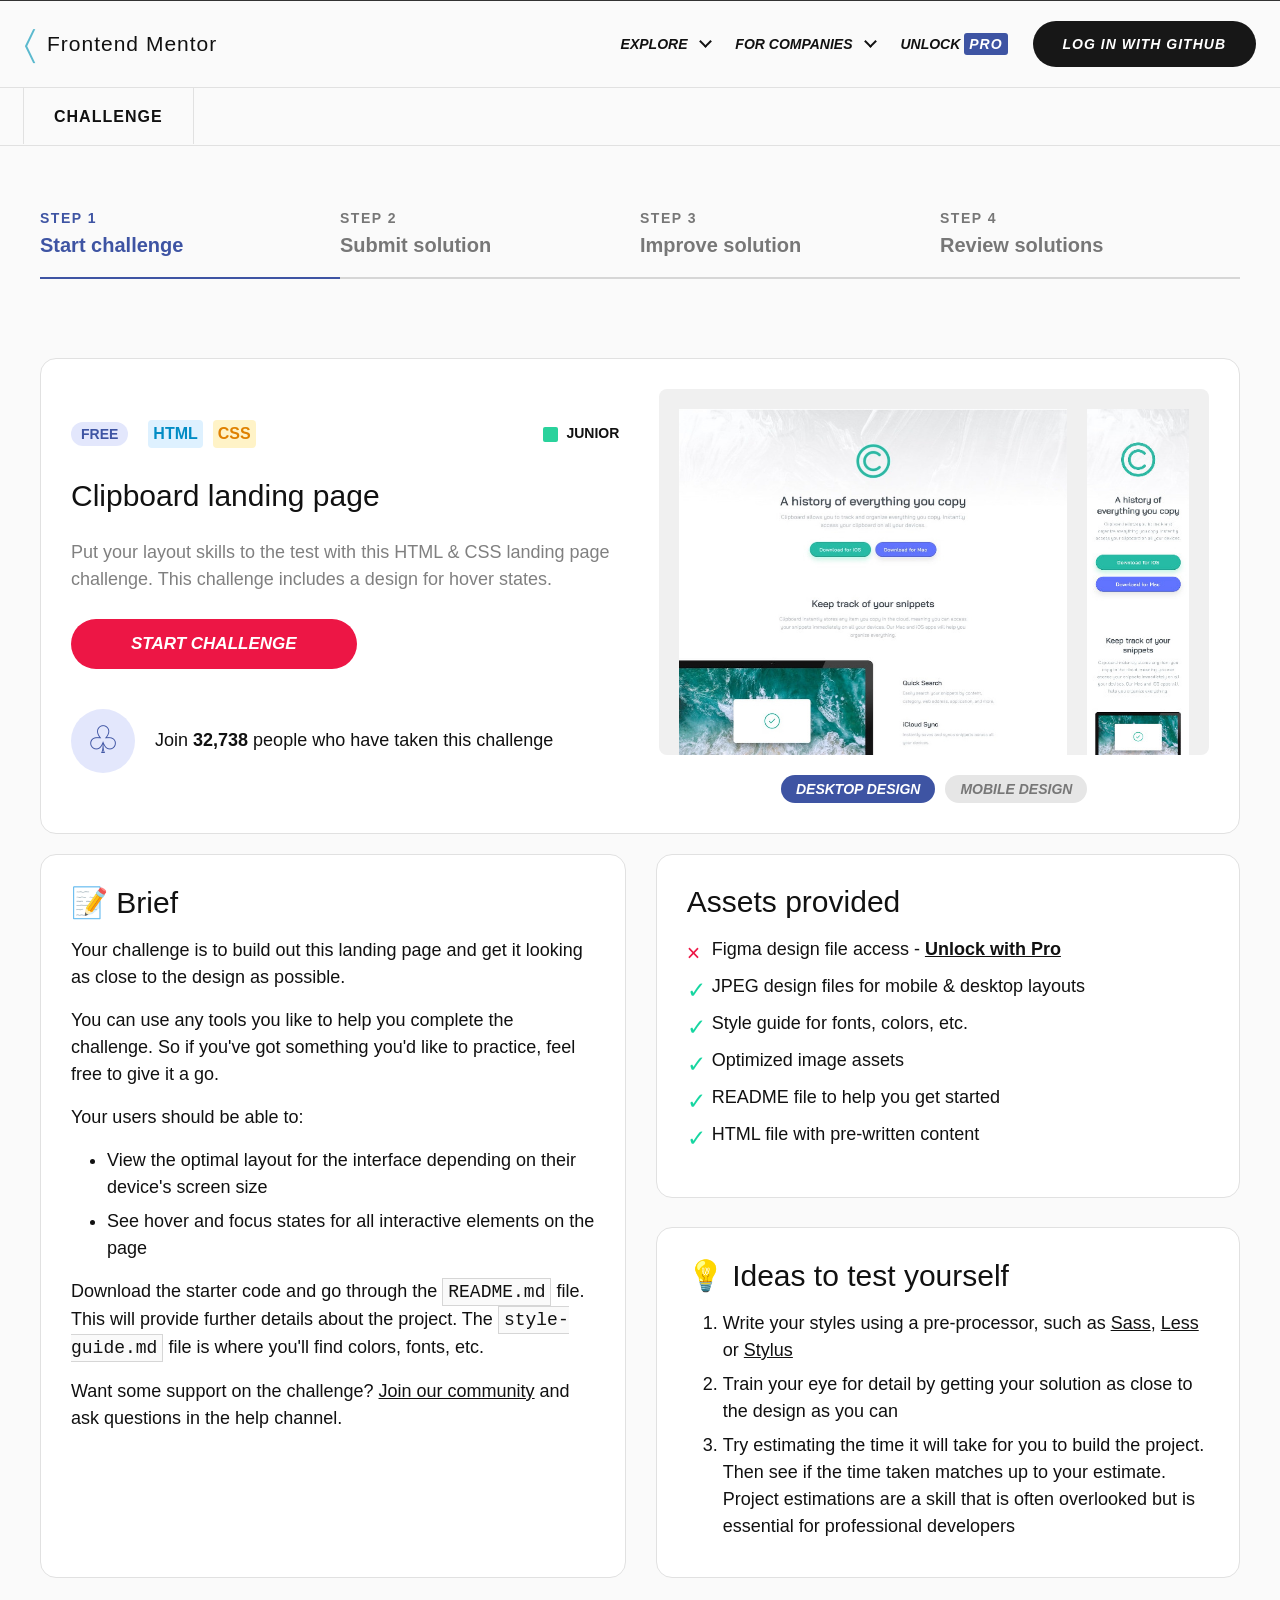
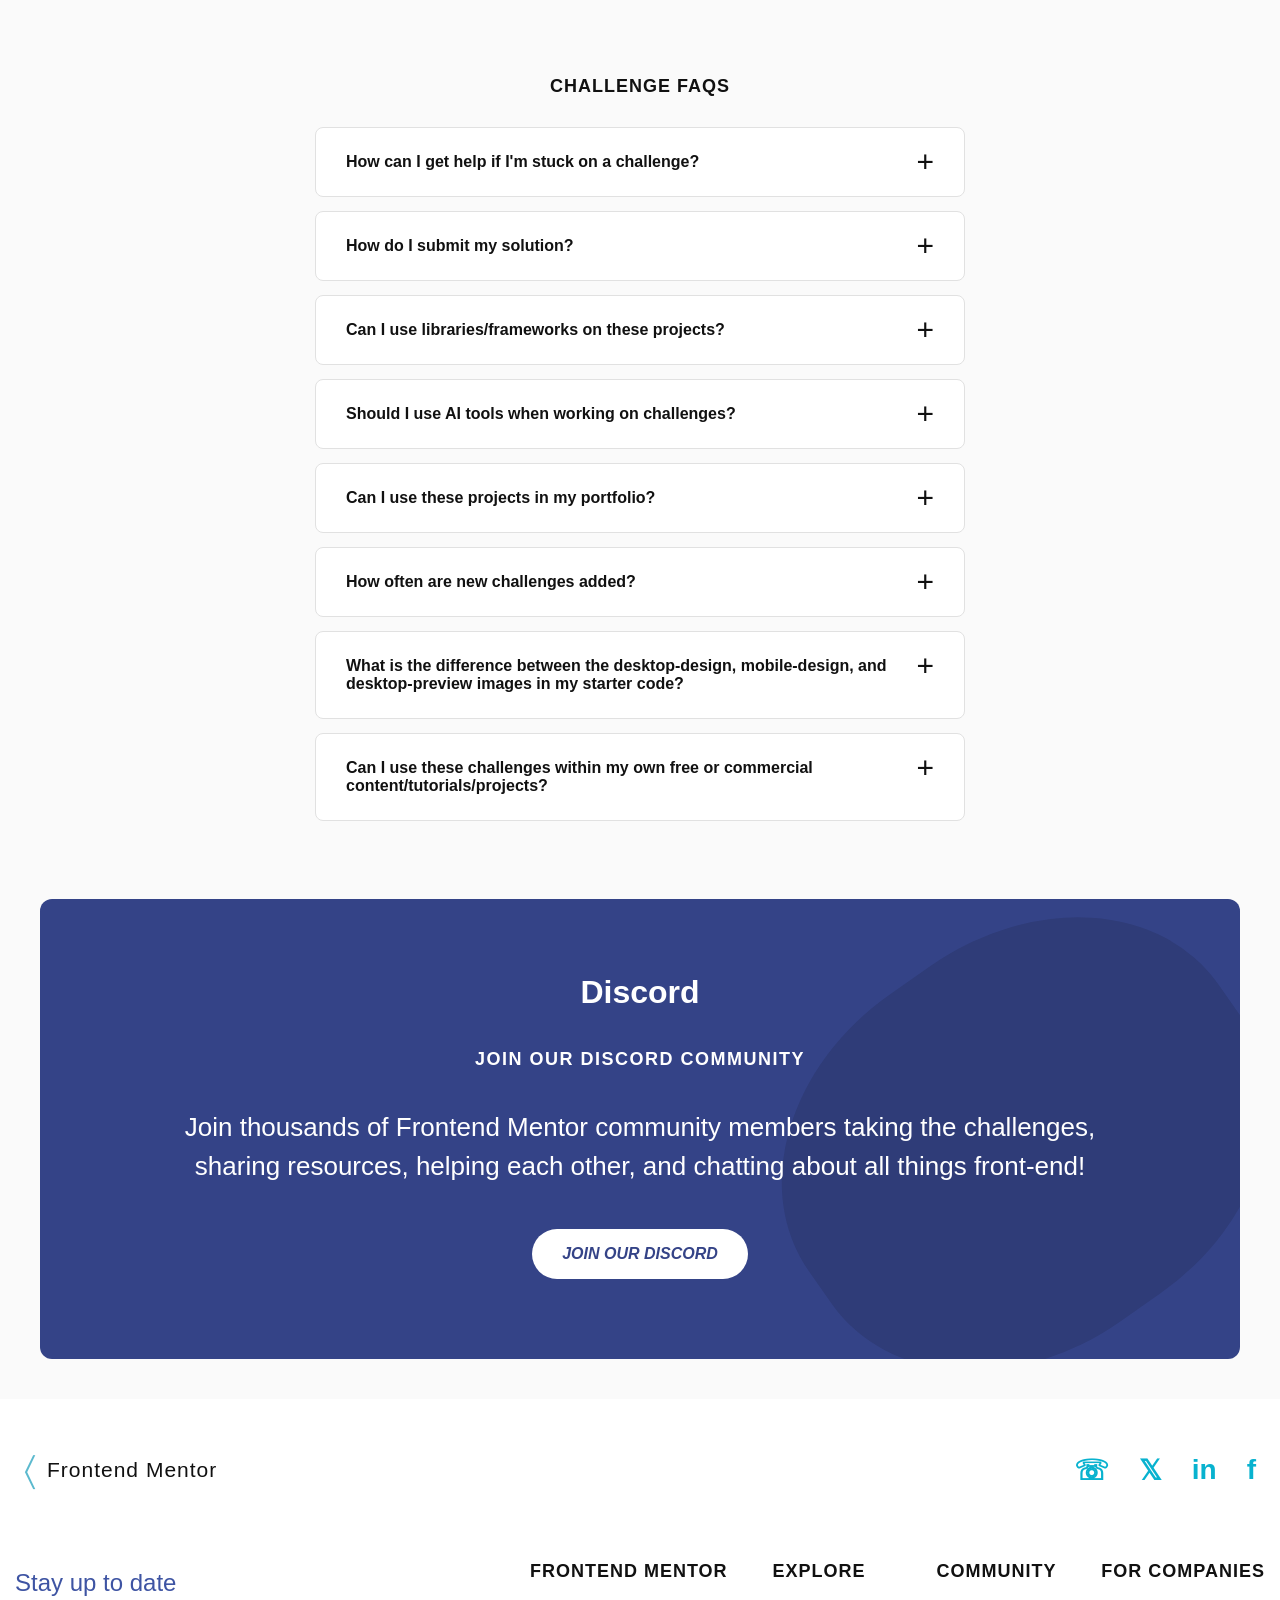
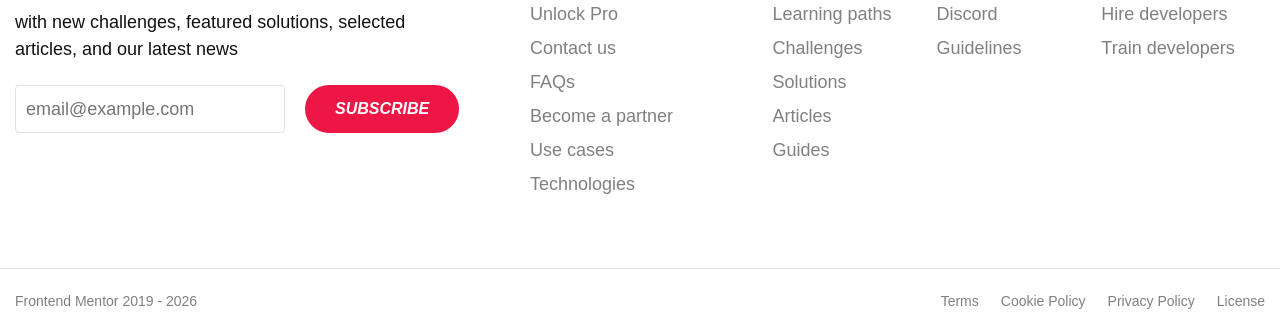
<file: frontend-mentor/frontend-mentor/index.html>
<!doctype html>
<html lang="en">
  <head>
    <meta charset="UTF-8" />
    <meta name="viewport" content="width=device-width, initial-scale=1.0" />
    <title>Clipboard landing page | Frontend Mentor</title>
    <link rel="stylesheet" href="style.css" />
  </head>
  <body>
    <header class="header">
      <a class="logo" href="#"
        ><span class="logo-symbol">〈</span><span>Frontend Mentor</span></a
      >
      <nav aria-label="Main navigation">
        <a href="#explore">EXPLORE <span class="arrow"></span></a>
        <a href="#for companies">FOR COMPANIES <span class="arrow"></span></a>
        <a href="# unlock pro">UNLOCK <span class="pro">PRO</span></a>
        <a class="login" href="#login with github">LOG IN WITH GITHUB</a>
      </nav>
    </header>
    <div class="page-label"><strong>CHALLENGE</strong></div>

    <main class="container">
      <div class="steps" aria-label="Challenge progress">
        <div class="step active">
          <span>STEP 1</span>
          <p>Start challenge</p>
        </div>
        <div class="step">
          <span>STEP 2</span>
          <p>Submit solution</p>
        </div>
        <div class="step">
          <span>STEP 3</span>
          <p>Improve solution</p>
        </div>
        <div class="step">
          <span>STEP 4</span>
          <p>Review solutions</p>
        </div>
      </div>

      <section class="challenge-card card">
        <div class="challenge-text">
          <div class="badges">
            <div>
              <span class="free">FREE</span><span class="html">HTML</span
              ><span class="css">CSS</span>
            </div>
            <span class="level"><i></i> JUNIOR</span>
          </div>
          <h1>Clipboard landing page</h1>
          <p class="description">
            Put your layout skills to the test with this HTML &amp; CSS landing
            page challenge. This challenge includes a design for hover states.
          </p>
          <button class="start-button" type="button">START CHALLENGE</button>
          <div class="participants">
            <span class="people" aria-hidden="true">♧</span>
            <p>
              Join <strong>32,738</strong> people who have taken this challenge
            </p>
          </div>
        </div>
        <div class="design">
          <div class="preview">
            <img
              class="desktop-picture"
              src="assets/desktop-design.jpg"
              alt="Desktop Clipboard landing page design" />
            <img
              class="mobile-picture"
              src="assets/mobile-design.jpg"
              alt="Mobile Clipboard landing page design" />
          </div>
          <div class="design-labels">
            <span class="selected">DESKTOP DESIGN</span>
            <span>MOBILE DESIGN</span>
          </div>
        </div>
      </section>

      <div class="information">
        <section class="card brief">
          <h2>📝 Brief</h2>
          <p>
            Your challenge is to build out this landing page and get it looking
            as close to the design as possible.
          </p>
          <p>
            You can use any tools you like to help you complete the challenge.
            So if you've got something you'd like to practice, feel free to give
            it a go.
          </p>
          <p>Your users should be able to:</p>
          <ul>
            <li>
              View the optimal layout for the interface depending on their
              device's screen size
            </li>
            <li>
              See hover and focus states for all interactive elements on the
              page
            </li>
          </ul>
          <p>
            Download the starter code and go through the
            <code>README.md</code> file. This will provide further details about
            the project. The <code>style-guide.md</code> file is where you'll
            find colors, fonts, etc.
          </p>
          <p>
            Want some support on the challenge?
            <a href="#">Join our community</a> and ask questions in the help
            channel.
          </p>
        </section>
        <div class="right-column">
          <section class="card assets">
            <h2>Assets provided</h2>
            <ul class="asset-list">
              <li class="unavailable">
                Figma design file access -
                <a href="#"><strong>Unlock with Pro</strong></a>
              </li>
              <li>JPEG design files for mobile &amp; desktop layouts</li>
              <li>Style guide for fonts, colors, etc.</li>
              <li>Optimized image assets</li>
              <li>README file to help you get started</li>
              <li>HTML file with pre-written content</li>
            </ul>
          </section>
          <section class="card ideas">
            <h2>💡 Ideas to test yourself</h2>
            <ol>
              <li>
                Write your styles using a pre-processor, such as
                <a href="#">Sass</a>, <a href="#">Less</a> or
                <a href="#">Stylus</a>
              </li>
              <li>
                Train your eye for detail by getting your solution as close to
                the design as you can
              </li>
              <li>
                Try estimating the time it will take for you to build the
                project. Then see if the time taken matches up to your estimate.
                Project estimations are a skill that is often overlooked but is
                essential for professional developers
              </li>
            </ol>
          </section>
        </div>
      </div>

      <section class="faq">
        <h2>CHALLENGE FAQS</h2>
        <details>
          <summary>How can I get help if I'm stuck on a challenge?</summary>
        </details>
        <details>
          <summary>How do I submit my solution?</summary>
        </details>
        <details>
          <summary>Can I use libraries/frameworks on these projects?</summary>
        </details>
        <details>
          <summary>Should I use AI tools when working on challenges?</summary>
        </details>
        <details>
          <summary>Can I use these projects in my portfolio?</summary>
        </details>
        <details>
          <summary>How often are new challenges added?</summary>
        </details>
        <details>
          <summary>
            What is the difference between the desktop-design, mobile-design,
            and desktop-preview images in my starter code?
          </summary>
        </details>
        <details>
          <summary>
            Can I use these challenges within my own free or commercial
            content/tutorials/projects?
          </summary>
        </details>
      </section>

      <section class="discord-banner">
        <div class="discord-decoration" aria-hidden="true"></div>
        <div class="discord-content">
          <p class="discord-name">Discord</p>
          <h2>JOIN OUR DISCORD COMMUNITY</h2>
          <p class="discord-description">
            Join thousands of Frontend Mentor community members taking the
            challenges, sharing resources, helping each other, and chatting
            about all things front-end!
          </p>
          <button class="discord-button" type="button">JOIN OUR DISCORD</button>
        </div>
      </section>
    </main>

    <footer class="footer">
      <div class="footer-top">
        <a class="logo" href="#"
          ><span class="logo-symbol">〈</span><span>Frontend Mentor</span></a
        >
        <div class="social-links" aria-label="Social media">
          <a href="#" aria-label="Discord">☏</a>
          <a href="#" aria-label="X">𝕏</a>
          <a href="#" aria-label="LinkedIn">in</a>
          <a href="#" aria-label="Facebook">f</a>
        </div>
      </div>

      <div class="footer-main">
        <section class="newsletter">
          <h2>Stay up to date</h2>
          <p>
            with new challenges, featured solutions, selected articles, and our
            latest news
          </p>
          <div class="subscribe-row">
            <input
              type="email"
              aria-label="Email address"
              placeholder="email@example.com" />
            <button class="subscribe-button" type="button">SUBSCRIBE</button>
          </div>
        </section>

        <section class="footer-column">
          <h2>FRONTEND MENTOR</h2>
          <a href="#">Unlock Pro</a>
          <a href="#">Contact us</a>
          <a href="#">FAQs</a>
          <a href="#">Become a partner</a>
          <a href="#">Use cases</a>
          <a href="#">Technologies</a>
        </section>
        <section class="footer-column">
          <h2>EXPLORE</h2>
          <a href="#">Learning paths</a>
          <a href="#">Challenges</a>
          <a href="#">Solutions</a>
          <a href="#">Articles</a>
          <a href="#">Guides</a>
        </section>
        <section class="footer-column">
          <h2>COMMUNITY</h2>
          <a href="#">Discord</a>
          <a href="#">Guidelines</a>
        </section>
        <section class="footer-column">
          <h2>FOR COMPANIES</h2>
          <a href="#">Hire developers</a>
          <a href="#">Train developers</a>
        </section>
      </div>

      <div class="footer-bottom">
        <p> Frontend Mentor 2019 - 2026</p>
        <div class="legal-links">
          <a href="#">Terms</a>
          <a href="#">Cookie Policy</a>
          <a href="#">Privacy Policy</a>
          <a href="#">License</a>
        </div>
      </div>
    </footer>
  </body>
</html>
</file>
<file: frontend-mentor/frontend-mentor/style.css>
* {
  box-sizing: border-box;
}

body {
  margin: 0;
  background: #fafafa;
  color: #111;
  font-family: Arial, Helvetica, sans-serif;
}

a {
  color: inherit;
}

a:hover {
  color: #3e54a3;
}

a:focus-visible,
summary:focus-visible {
  outline: 3px solid #3e54a3;
  outline-offset: 5px;
}

.header {
  min-height: 86px;
  padding: 20px 24px;
  display: flex;
  justify-content: space-between;
  align-items: center;
  border-top: 1px solid #333;
  border-bottom: 1px solid #e1e1e1;
  gap: 24px;
}

.logo {
  display: flex;
  align-items: center;
  gap: 10px;
  font-size: 21px;
  letter-spacing: 1px;
  text-decoration: none;
  white-space: nowrap;
}

.logo-symbol {
  color: #5bb9ce;
  font-size: 36px;
  font-weight: normal;
}

.header nav {
  display: flex;
  align-items: center;
  gap: 25px;
}

.header nav a {
  font-size: 14px;
  font-weight: bold;
  font-style: italic;
  text-decoration: none;
}

.arrow {
  display: inline-block;
  width: 9px;
  height: 9px;
  border-right: 2px solid;
  border-bottom: 2px solid;
  transform: rotate(45deg);
  margin: 0 0 3px 10px;
}

.pro {
  background: #3e54a3;
  color: white;
  padding: 3px 5px;
  border-radius: 3px;
  letter-spacing: 1px;
}

.header nav .login {
  background: #171717;
  color: white;
  padding: 15px 30px;
  border-radius: 30px;
  letter-spacing: 1px;
}

.login span {
  margin-left: 8px;
  font-size: 20px;
}

.page-label {
  height: 58px;
  border-bottom: 1px solid #e1e1e1;
  padding-left: 23px;
}

.page-label strong {
  display: inline-block;
  padding: 20px 30px 18px;
  border-left: 1px solid #e1e1e1;
  border-right: 1px solid #e1e1e1;
  letter-spacing: 1px;
}

.container {
  max-width: 1200px;
  width: calc(100% - 80px);
  margin: 0 auto;
}

.steps {
  display: flex;
  margin-top: 63px;
  margin-bottom: 79px;
}

.step {
  width: 25%;
  border-bottom: 2px solid #d6d6d6;
  padding-bottom: 20px;
  color: #777;
}

.step span {
  font-size: 14px;
  font-weight: bold;
  letter-spacing: 1.5px;
}

.step p {
  font-size: 20px;
  margin: 7px 0 0;
  font-weight: 600;
}

.step.active {
  color: #3e54a3;
  border-color: #3e54a3;
}

.card {
  border: 1px solid #e1e1e1;
  background: white;
  border-radius: 16px;
  padding: 30px;
}

.challenge-card {
  display: flex;
  gap: 40px;
  align-items: center;
}

.challenge-text {
  flex: 1;
  min-width: 0;
}

.badges {
  display: flex;
  justify-content: space-between;
  align-items: center;
  font-weight: bold;
  font-size: 16px;
}

.badges span {
  display: inline-block;
}

.free {
  color: #3e54a3;
  background: #e3e7fc;
  border-radius: 20px;
  padding: 4px 10px;
  margin-right: 20px;
  font-size: 14px;
}

.html {
  background: #def1ff;
  color: #008cc5;
  padding: 5px;
  border-radius: 4px;
  margin-right: 10px;
}

.css {
  background: #fff3c7;
  color: #df8000;
  padding: 5px;
  border-radius: 4px;
}

.level {
  font-size: 14px;
  white-space: nowrap;
}

.level i {
  display: inline-block;
  width: 15px;
  height: 15px;
  background: #2ad29c;
  border-radius: 2px;
  margin-right: 5px;
  vertical-align: middle;
}

h1 {
  font-size: 30px;
  font-weight: 500;
  margin: 31px 0 26px;
}

.description {
  font-size: 18px;
  line-height: 1.5;
  color: #808080;
  margin-bottom: 26px;
}

.start-button {
  display: inline-block;
  text-decoration: none;
  color: white;
  background: #ed1645;
  border-radius: 30px;
  padding: 15px 60px;
  font-size: 17px;
  font-style: italic;
  font-weight: bold;
}

.start-button:hover {
  background: #c70d36;
  color: white;
}

.participants {
  display: flex;
  align-items: center;
  gap: 20px;
  margin-top: 40px;
  font-size: 18px;
  line-height: 1.5;
}

.people {
  display: flex;
  align-items: center;
  justify-content: center;
  flex-shrink: 0;
  width: 64px;
  height: 64px;
  border-radius: 50%;
  background: #e3e7fc;
  color: #3e54a3;
  font-size: 38px;
}

.design {
  width: 48.3%;
}

.preview {
  border-radius: 8px;
  overflow: hidden;
}

.preview {
  display: flex;
  align-items: flex-start;
  gap: 20px;
  height: 366px;
  background: #f0f0f0;
  padding: 20px;
}

.desktop-picture {
  width: 76%;
}

.mobile-picture {
  width: 20%;
}

.start-button {
  border: 0;
  font-family: Arial, Helvetica, sans-serif;
  cursor: pointer;
}

.design-labels {
  display: flex;
  justify-content: center;
  gap: 10px;
  margin-top: 20px;
}

.design-labels span {
  background: #e6e6e6;
  color: #777;
  border-radius: 20px;
  font-size: 14px;
  font-style: italic;
  font-weight: bold;
  padding: 6px 15px;
}

.design-labels .selected {
  background: #3e54a3;
  color: white;
}

.information {
  display: flex;
  align-items: stretch;
  gap: 30px;
  margin-top: 20px;
}

.brief,
.right-column {
  width: 50%;
}

.right-column {
  display: flex;
  flex-direction: column;
  gap: 29px;
}

h2 {
  font-size: 30px;
  font-weight: 500;
  margin: 0 0 17px;
}

.information p,
.information li {
  font-size: 18px;
  line-height: 1.5;
}

.information p {
  margin: 0 0 16px;
}

.information ul,
.information ol {
  margin: 0 0 16px;
  padding-left: 36px;
}

.information li {
  margin-bottom: 7px;
}

code {
  font-size: 18px;
  padding: 3px 5px;
  border: 1px solid #d6d6d6;
  background: #fafafa;
}

.assets {
  padding-bottom: 33px;
}

.information .asset-list {
  list-style: none;
  padding: 0;
}

.asset-list li {
  position: relative;
  padding-left: 25px;
  margin-bottom: 10px;
}

.asset-list li::before {
  content: "✓";
  position: absolute;
  left: 0;
  color: #17d6a1;
  font-size: 23px;
}

.asset-list .unavailable::before {
  content: "×";
  color: #ed1645;
}

.ideas ol {
  margin-bottom: 0;
}

.faq {
  max-width: 650px;
  margin: 98px auto 30px;
}

.faq h2 {
  text-align: center;
  font-size: 18px;
  font-weight: bold;
  letter-spacing: 1px;
  margin-bottom: 30px;
}

details {
  background: white;
  border: 1px solid #e1e1e1;
  border-radius: 8px;
  margin-bottom: 14px;
}

summary {
  cursor: pointer;
  list-style: none;
  font-size: 16px;
  font-weight: bold;
  padding: 25px 60px 25px 30px;
  position: relative;
}

summary::-webkit-details-marker {
  display: none;
}

summary::after {
  content: "+";
  position: absolute;
  right: 30px;
  top: 17px;
  font-size: 30px;
  font-weight: normal;
}

details p {
  padding: 0 30px 20px;
  line-height: 1.6;
  margin: 0;
}

@media (max-width: 1000px) {
  .header {
    flex-direction: column;
  }

  .header nav {
    flex-wrap: wrap;
    justify-content: center;
  }

  .container {
    width: calc(100% - 40px);
  }

  .challenge-card {
    gap: 25px;
  }

  .badges {
    flex-wrap: wrap;
    gap: 15px;
  }

  .start-button {
    padding: 15px 30px;
  }

  .participants {
    gap: 12px;
  }
}
@media (max-width: 700px) {
  .header nav {
    gap: 20px;
  }

  .header nav a {
    font-size: 12px;
  }

  .header nav .login {
    padding: 12px 20px;
  }

  .steps {
    margin-top: 30px;
    margin-bottom: 35px;
    gap: 10px;
  }

  .step span {
    font-size: 11px;
  }

  .step p {
    font-size: 14px;
    line-height: 1.4;
  }

  .card {
    padding: 22px;
  }

  .challenge-card,
  .information {
    flex-direction: column;
  }

  .challenge-text,
  .design,
  .brief,
  .right-column {
    width: 100%;
  }

  .design {
    margin-top: 12px;
  }

  h1,
  h2 {
    font-size: 25px;
  }

  .information p,
  .information li,
  .description,
  .participants {
    font-size: 16px;
  }

  .information {
    gap: 20px;
  }

  .right-column {
    gap: 20px;
  }

  .design-labels span {
    font-size: 11px;
    padding: 6px 10px;
  }

  .faq {
    margin-top: 55px;
  }

  summary {
    padding-left: 20px;
    font-size: 14px;
    line-height: 1.5;
  }
}
.discord-banner {
  position: relative;
  overflow: hidden;
  background: #344387;
  color: white;
  border-radius: 12px;
  text-align: center;
  padding: 75px 60px 80px;
  margin: 78px 0 40px;
}
.discord-content {
  position: relative;
}
.discord-name {
  font-size: 32px;
  font-weight: bold;
  margin: 0 0 38px;
}
.discord-banner h2 {
  font-size: 18px;
  font-weight: bold;
  letter-spacing: 1.5px;
  margin-bottom: 38px;
}
.discord-description {
  max-width: 950px;
  margin: 0 auto 43px;
  font-size: 26px;
  line-height: 1.5;
}
.discord-button {
  background: white;
  color: #344387;
  border: 0;
  border-radius: 30px;
  padding: 16px 30px;
  font-size: 16px;
  font-weight: bold;
  font-style: italic;
  cursor: pointer;
}
.discord-button:hover {
  background: #e3e7fc;
}
.discord-decoration {
  position: absolute;
  right: -35px;
  top: 45px;
  width: 500px;
  height: 400px;
  border-radius: 45%;
  background: #2f3c78;
  color: #344387;
  font-size: 140px;
  line-height: 350px;
  transform: rotate(-35deg);
}

.footer {
  background: white;
}
.footer-top {
  display: flex;
  justify-content: space-between;
  align-items: center;
  padding: 50px 24px;
}
.social-links {
  display: flex;
  gap: 30px;
  align-items: center;
}
.social-links a {
  color: #08b2cf;
  text-decoration: none;
  font-size: 28px;
  font-weight: bold;
}
.footer-main {
  display: flex;
  justify-content: space-between;
  gap: 35px;
  padding: 20px 15px 60px;
}
.newsletter {
  width: 36%;
  margin-right: 20px;
}
.newsletter h2 {
  color: #3e54a3;
  font-size: 24px;
  margin: 8px 0 12px;
}
.newsletter p {
  font-size: 18px;
  line-height: 1.5;
  margin: 0 0 22px;
  max-width: 420px;
}
.subscribe-row {
  display: flex;
  gap: 20px;
}
.subscribe-row input {
  width: 60%;
  min-width: 0;
  border: 1px solid #e1e1e1;
  border-radius: 4px;
  padding: 12px 10px;
  font-size: 18px;
}
.subscribe-button {
  background: #ed1645;
  color: white;
  border: 0;
  border-radius: 30px;
  padding: 15px 30px;
  font-size: 16px;
  font-weight: bold;
  font-style: italic;
  cursor: pointer;
}
.subscribe-button:hover {
  background: #c70d36;
}
.footer-column h2 {
  font-size: 18px;
  font-weight: bold;
  letter-spacing: 1px;
  margin-bottom: 22px;
}
.footer-column a {
  display: block;
  text-decoration: none;
  color: #808080;
  font-size: 18px;
  margin-bottom: 13px;
}
.footer-column a:hover,
.legal-links a:hover {
  text-decoration: underline;
}
.footer-bottom {
  display: flex;
  justify-content: space-between;
  align-items: center;
  border-top: 1px solid #e1e1e1;
  padding: 10px 15px;
  color: #808080;
  font-size: 14px;
}
.legal-links {
  display: flex;
  gap: 22px;
}
.legal-links a {
  text-decoration: none;
}
button:focus-visible,
input:focus-visible {
  outline: 3px solid #08b2cf;
  outline-offset: 4px;
}

@media (max-width: 1000px) {
  .footer-main {
    flex-wrap: wrap;
  }
  .newsletter {
    width: 100%;
    margin: 0 0 20px;
  }
  .subscribe-row {
    max-width: 450px;
  }
  .footer-column {
    width: 20%;
  }
}
@media (max-width: 700px) {
  .discord-banner {
    padding: 45px 22px;
    margin-top: 50px;
  }
  .discord-description {
    font-size: 20px;
  }
  .discord-name {
    font-size: 28px;
  }
  .footer-top {
    flex-direction: column;
    gap: 25px;
    padding: 35px 20px;
  }
  .footer-main {
    padding: 20px 20px 35px;
    gap: 25px;
  }
  .footer-column {
    width: 44%;
  }
  .footer-column h2 {
    font-size: 14px;
  }
  .footer-column a {
    font-size: 16px;
  }
  .subscribe-row {
    flex-direction: column;
  }
  .subscribe-row input {
    width: 100%;
  }
  .subscribe-button {
    align-self: flex-start;
  }
  .footer-bottom {
    flex-direction: column;
    gap: 10px;
    padding-bottom: 25px;
  }
  .legal-links {
    flex-wrap: wrap;
    justify-content: center;
    gap: 15px;
  }
}
</file>
